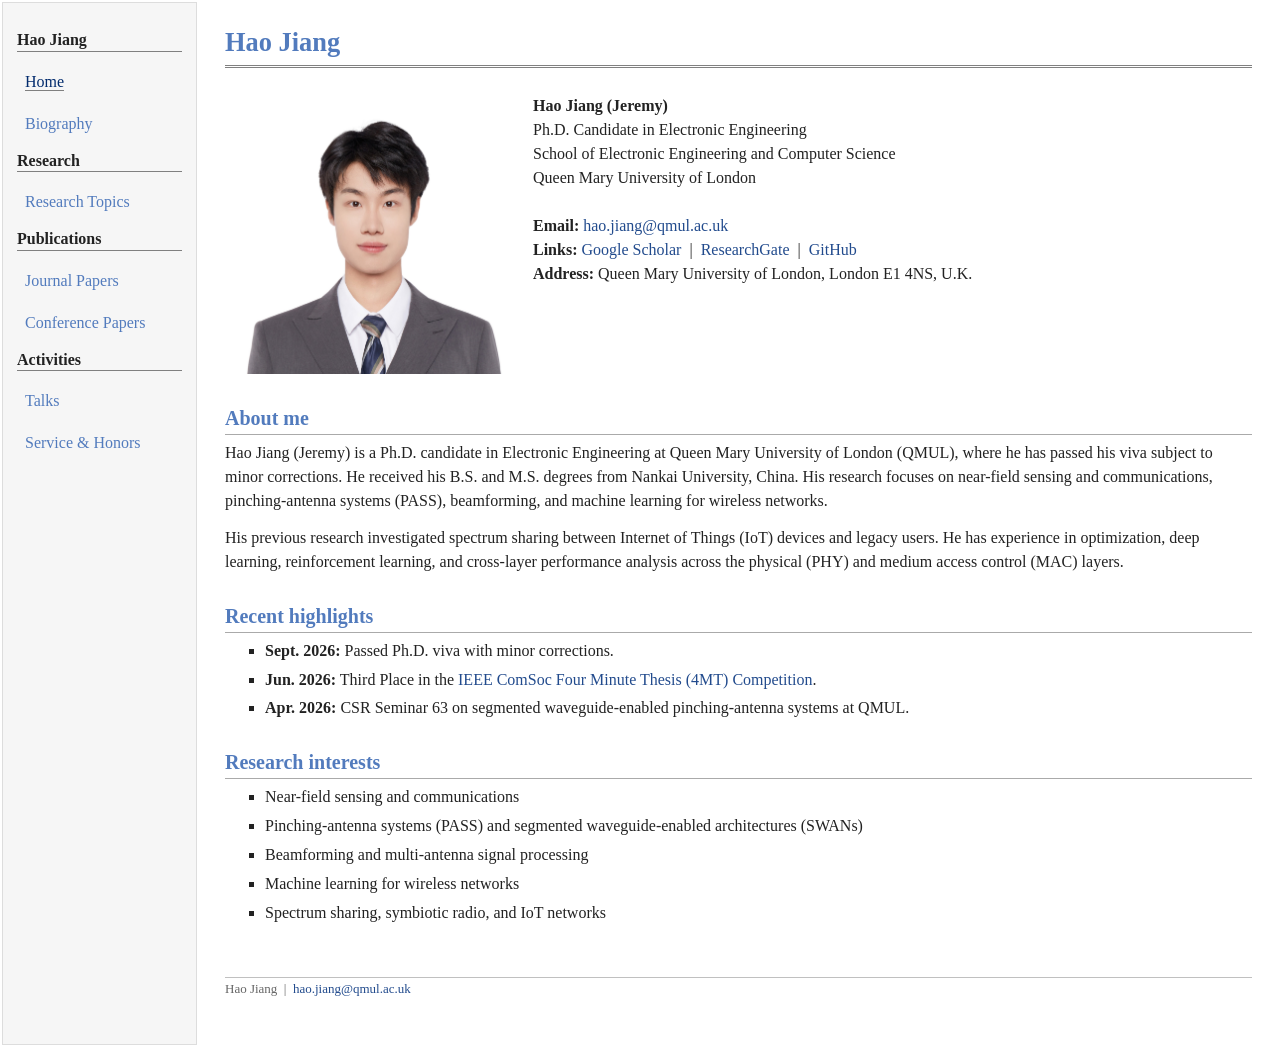
<file: index.html>
<!DOCTYPE html>
<html lang="en">
<head>
<meta charset="utf-8"/>
<meta name="viewport" content="width=device-width, initial-scale=1"/>
<meta name="description" content="Hao Jiang: near-field sensing and communications, pinching-antenna systems, beamforming, and machine learning for wireless networks."/>
<link href="./jemdoc.css" rel="stylesheet" type="text/css"/>
<title>Hao Jiang</title>
</head>
<body>
<a class="skip-link" href="#layout-content">Skip to content</a>
<table id="tlayout" summary="Table for page layout.">
<tbody>
<tr valign="top">
<td id="layout-menu" role="navigation" aria-label="Main navigation">
<div class="menu-category">Hao Jiang</div>
<br/>
<div class="menu-item"><a class="current" aria-current="page" href="./index.html">Home</a></div>
<br/>
<div class="menu-item"><a href="./bio.html">Biography</a></div>
<div class="menu-category">Research</div>
<br/>
<div class="menu-item"><a href="./research.html">Research Topics</a></div>
<div class="menu-category">Publications</div>
<br/>
<div class="menu-item"><a href="./journal.html">Journal Papers</a></div>
<br/>
<div class="menu-item"><a href="./conf.html">Conference Papers</a></div>
<div class="menu-category">Activities</div>
<br/>
<div class="menu-item"><a href="./talks.html">Talks</a></div>
<br/>
<div class="menu-item"><a href="./service.html">Service &amp; Honors</a></div>
<br/>
</td>

<td id="layout-content" role="main" tabindex="-1">
<div id="toptitle"><h1>Hao Jiang</h1></div>

<table class="imgtable">
<tr>
<td><img class="profile-photo" alt="Hao Jiang" src="Hao_Jiang.jpg"/></td>
<td>
<p><b>Hao Jiang (Jeremy)</b><br/>
Ph.D. Candidate in Electronic Engineering<br/>
School of Electronic Engineering and Computer Science<br/>
Queen Mary University of London<br/><br/>
<b>Email:</b> <a href="mailto:hao.jiang@qmul.ac.uk">hao.jiang@qmul.ac.uk</a><br/>
<b>Links:</b> <a href="https://scholar.google.com/citations?user=AjKYZ1kAAAAJ&amp;hl=en">Google Scholar</a> &nbsp;|&nbsp;
<a href="https://www.researchgate.net/profile/Hao-Jiang-161?ev=hdr_xprf">ResearchGate</a> &nbsp;|&nbsp;
<a href="https://github.com/Dr-Evil-Jiang">GitHub</a><br/>
<b>Address:</b> Queen Mary University of London, London E1 4NS, U.K.
</p>
</td>
</tr>
</table>

<h2>About me</h2>
<p>Hao Jiang (Jeremy) is a Ph.D. candidate in Electronic Engineering at Queen Mary University of London (QMUL), where he has passed his viva subject to minor corrections. He received his B.S. and M.S. degrees from Nankai University, China. His research focuses on near-field sensing and communications, pinching-antenna systems (PASS), beamforming, and machine learning for wireless networks.</p>
<p>His previous research investigated spectrum sharing between Internet of Things (IoT) devices and legacy users. He has experience in optimization, deep learning, reinforcement learning, and cross-layer performance analysis across the physical (PHY) and medium access control (MAC) layers.</p>

<h2>Recent highlights</h2>
<ul>
<li><p><b>Sept. 2026:</b> Passed Ph.D. viva with minor corrections.</p></li>
<li><p><b>Jun. 2026:</b> Third Place in the <a href="https://www.comsoc.org/education-training/ieee-comsoc-four-minute-thesis-4mt-competition/winners">IEEE ComSoc Four Minute Thesis (4MT) Competition</a>.</p></li>
<li><p><b>Apr. 2026:</b> CSR Seminar 63 on segmented waveguide-enabled pinching-antenna systems at QMUL.</p></li>
</ul>

<h2>Research interests</h2>
<ul>
<li><p>Near-field sensing and communications</p></li>
<li><p>Pinching-antenna systems (PASS) and segmented waveguide-enabled architectures (SWANs)</p></li>
<li><p>Beamforming and multi-antenna signal processing</p></li>
<li><p>Machine learning for wireless networks</p></li>
<li><p>Spectrum sharing, symbiotic radio, and IoT networks</p></li>
</ul>

<div id="footer"><p>Hao Jiang &nbsp;|&nbsp; <a href="mailto:hao.jiang@qmul.ac.uk">hao.jiang@qmul.ac.uk</a></p></div>
</td>
</tr>
</tbody>
</table>
</body>
</html>
</file>
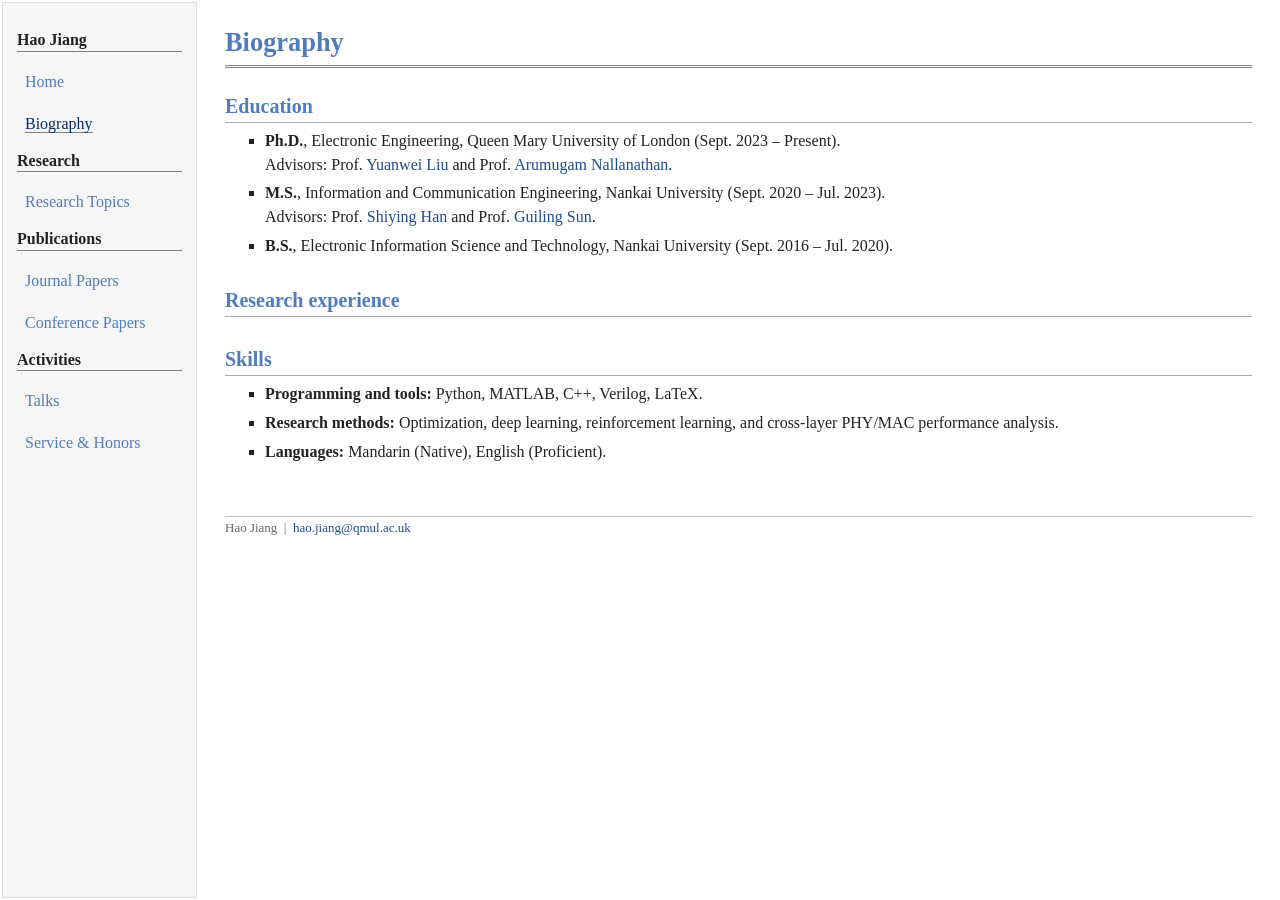
<file: bio.html>
<!DOCTYPE html>
<html lang="en">
<head>
<meta charset="utf-8"/>
<meta name="viewport" content="width=device-width, initial-scale=1"/>
<meta name="description" content="Education, research experience, and skills of Hao Jiang at Queen Mary University of London."/>
<link href="./jemdoc.css" rel="stylesheet" type="text/css"/>
<title>Biography</title>
</head>

<body>
<a class="skip-link" href="#layout-content">Skip to content</a>
<table id="tlayout" summary="Table for page layout.">
<tbody>
<tr valign="top">
<td id="layout-menu" role="navigation" aria-label="Main navigation">
<div class="menu-category">Hao Jiang</div>
<br/>
<div class="menu-item"><a href="./index.html">Home</a></div>
<br/>
<div class="menu-item"><a class="current" aria-current="page" href="./bio.html">Biography</a></div>

<div class="menu-category">Research</div>
<br/>
<div class="menu-item"><a href="./research.html">Research Topics</a></div>

<div class="menu-category">Publications</div>
<br/>
<div class="menu-item"><a href="./journal.html">Journal Papers</a></div>
<br/>
<div class="menu-item"><a href="./conf.html">Conference Papers</a></div>

<div class="menu-category">Activities</div>
<br/>
<div class="menu-item"><a href="./talks.html">Talks</a></div>
<br/>
<div class="menu-item"><a href="./service.html">Service &amp; Honors</a></div>
<br/>
</td>

<td id="layout-content" role="main" tabindex="-1">
<div id="toptitle"><h1>Biography</h1></div>

<h2>Education</h2>
<ul>
<li><p><b>Ph.D.</b>, Electronic Engineering, Queen Mary University of London (Sept. 2023 &ndash; Present).<br/>
Advisors: Prof. <a href="https://www.eee.hku.hk/~yuanwei/">Yuanwei Liu</a> and Prof. <a href="https://www.eecs.qmul.ac.uk/~nalla/">Arumugam Nallanathan</a>.</p></li>
<li><p><b>M.S.</b>, Information and Communication Engineering, Nankai University (Sept. 2020 &ndash; Jul. 2023).<br/>
Advisors: Prof. <a href="https://ceoeng.nankai.edu.cn/Faculty/Department_of_Communications_Engineering/Shiying_Han.htm">Shiying Han</a> and Prof. <a href="https://ceoeng.nankai.edu.cn/Faculty/Department_of_Electronic_Information_Engineering/Guiling_Sun.htm">Guiling Sun</a>.</p></li>
<li><p><b>B.S.</b>, Electronic Information Science and Technology, Nankai University (Sept. 2016 &ndash; Jul. 2020).</p></li>
</ul>

<h2>Research experience</h2>

<h2>Skills</h2>
<ul>
<li><p><b>Programming and tools:</b> Python, MATLAB, C++, Verilog, LaTeX.</p></li>
<li><p><b>Research methods:</b> Optimization, deep learning, reinforcement learning, and cross-layer PHY/MAC performance analysis.</p></li>
<li><p><b>Languages:</b> Mandarin (Native), English (Proficient).</p></li>
</ul>
<div id="footer"><p>Hao Jiang &nbsp;|&nbsp; <a href="mailto:hao.jiang@qmul.ac.uk">hao.jiang@qmul.ac.uk</a></p></div>
</td>
</tr>
</tbody>
</table>
</body>
</html>
</file>
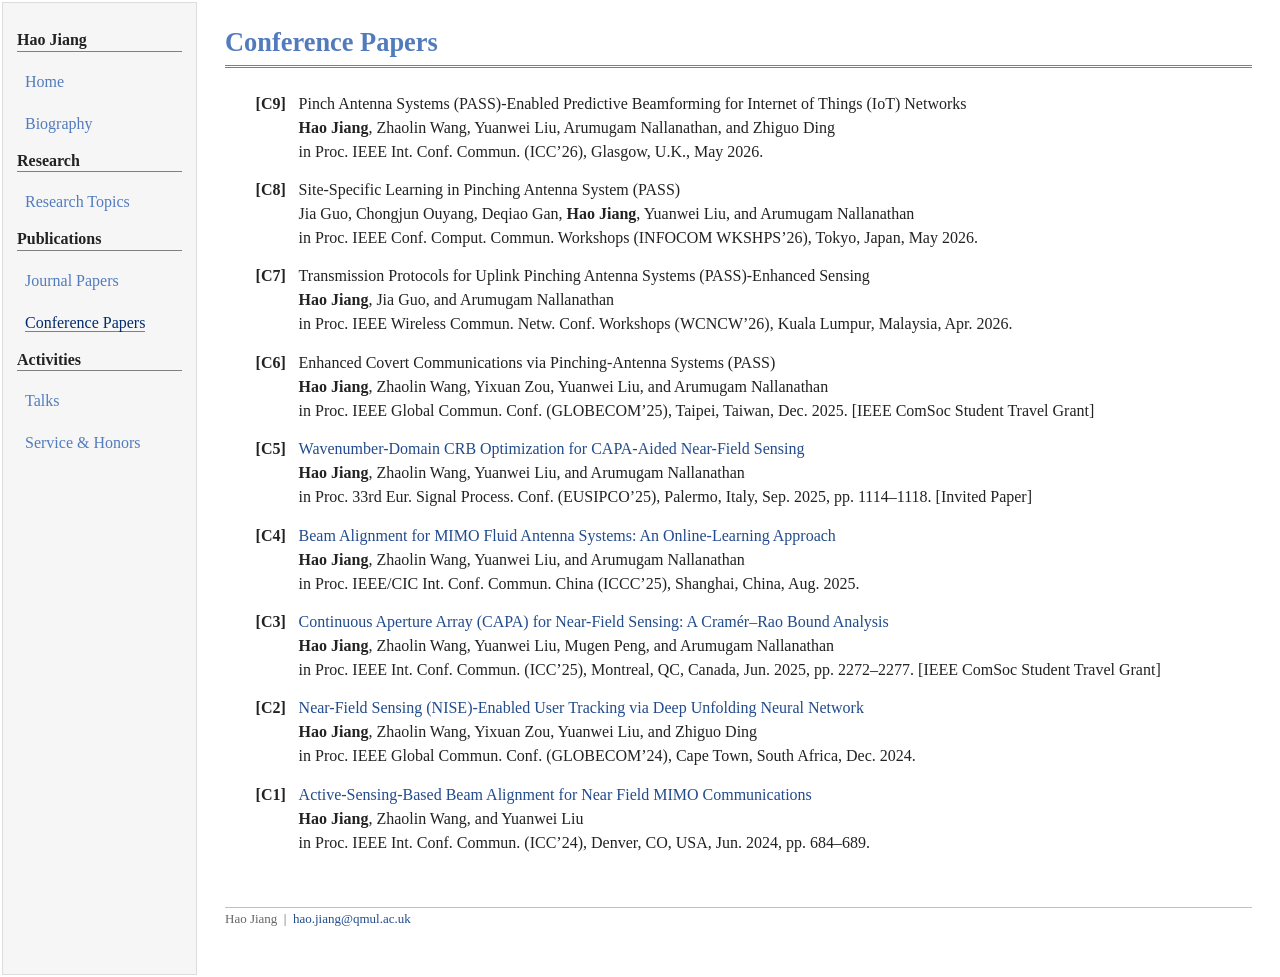
<file: conf.html>
<!DOCTYPE html>
<html lang="en">
<head>
<meta charset="utf-8"/>
<meta name="viewport" content="width=device-width, initial-scale=1"/>
<meta name="description" content="Conference publications by Hao Jiang."/>
<link href="./jemdoc.css" rel="stylesheet" type="text/css"/>

<title>Conference Papers</title>
</head>

<body>
<a class="skip-link" href="#layout-content">Skip to content</a>
<table id="tlayout" summary="Table for page layout.">
<tbody>
<tr valign="top">
<td id="layout-menu" role="navigation" aria-label="Main navigation">
<div class="menu-category">Hao Jiang</div>
<br/>
<div class="menu-item"><a href="./index.html">Home</a></div>
<br/>
<div class="menu-item"><a href="./bio.html">Biography</a></div>

<div class="menu-category">Research</div>
<br/>
<div class="menu-item"><a href="./research.html">Research Topics</a></div>

<div class="menu-category">Publications</div>
<br/>
<div class="menu-item"><a href="./journal.html">Journal Papers</a></div>
<br/>
<div class="menu-item"><a class="current" aria-current="page" href="./conf.html">Conference Papers</a></div>

<div class="menu-category">Activities</div>
<br/>
<div class="menu-item"><a href="./talks.html">Talks</a></div>
<br/>
<div class="menu-item"><a href="./service.html">Service &amp; Honors</a></div>
<br/>
</td>

<td id="layout-content" role="main" tabindex="-1">
<div id="toptitle">
<h1>Conference Papers</h1>
</div>

<div class="pub">
  <span class="tag">[C9]</span>
  <div class="entry">
    <p>
      Pinch Antenna Systems (PASS)-Enabled Predictive Beamforming for Internet of Things (IoT) Networks<br/>
      <b>Hao Jiang</b>, Zhaolin Wang, Yuanwei Liu, Arumugam Nallanathan, and Zhiguo Ding<br/>
      in Proc. IEEE Int. Conf. Commun. (ICC’26), Glasgow, U.K., May 2026.
    </p>
  </div>
</div>

<div class="pub">
  <span class="tag">[C8]</span>
  <div class="entry">
    <p>
      Site-Specific Learning in Pinching Antenna System (PASS)<br/>
      Jia Guo, Chongjun Ouyang, Deqiao Gan, <b>Hao Jiang</b>, Yuanwei Liu, and Arumugam Nallanathan<br/>
      in Proc. IEEE Conf. Comput. Commun. Workshops (INFOCOM WKSHPS’26), Tokyo, Japan, May 2026.
    </p>
  </div>
</div>

<div class="pub">
  <span class="tag">[C7]</span>
  <div class="entry">
    <p>
      Transmission Protocols for Uplink Pinching Antenna Systems (PASS)-Enhanced Sensing<br/>
      <b>Hao Jiang</b>, Jia Guo, and Arumugam Nallanathan<br/>
      in Proc. IEEE Wireless Commun. Netw. Conf. Workshops (WCNCW’26), Kuala Lumpur, Malaysia, Apr. 2026.
    </p>
  </div>
</div>

<div class="pub">
  <span class="tag">[C6]</span>
  <div class="entry">
    <p>
      Enhanced Covert Communications via Pinching-Antenna Systems (PASS)<br/>
      <b>Hao Jiang</b>, Zhaolin Wang, Yixuan Zou, Yuanwei Liu, and Arumugam Nallanathan<br/>
      in Proc. IEEE Global Commun. Conf. (GLOBECOM’25), Taipei, Taiwan, Dec. 2025. [IEEE ComSoc Student Travel Grant]
    </p>
  </div>
</div>

<div class="pub">
  <span class="tag">[C5]</span>
  <div class="entry">
    <p>
      <a href="https://ieeexplore.ieee.org/document/11226597">Wavenumber-Domain CRB Optimization for CAPA-Aided Near-Field Sensing</a><br/>
      <b>Hao Jiang</b>, Zhaolin Wang, Yuanwei Liu, and Arumugam Nallanathan<br/>
      in Proc. 33rd Eur. Signal Process. Conf. (EUSIPCO’25), Palermo, Italy, Sep. 2025, pp. 1114–1118. [Invited Paper]
    </p>
  </div>
</div>

<div class="pub">
  <span class="tag">[C4]</span>
  <div class="entry">
    <p>
      <a href="https://ieeexplore.ieee.org/document/11149290">Beam Alignment for MIMO Fluid Antenna Systems: An Online-Learning Approach</a><br/>
      <b>Hao Jiang</b>, Zhaolin Wang, Yuanwei Liu, and Arumugam Nallanathan<br/>
      in Proc. IEEE/CIC Int. Conf. Commun. China (ICCC’25), Shanghai, China, Aug. 2025.
    </p>
  </div>
</div>

<div class="pub">
  <span class="tag">[C3]</span>
  <div class="entry">
    <p>
      <a href="https://ieeexplore.ieee.org/document/11161420">Continuous Aperture Array (CAPA) for Near-Field Sensing: A Cramér–Rao Bound Analysis</a><br/>
      <b>Hao Jiang</b>, Zhaolin Wang, Yuanwei Liu, Mugen Peng, and Arumugam Nallanathan<br/>
      in Proc. IEEE Int. Conf. Commun. (ICC’25), Montreal, QC, Canada, Jun. 2025, pp. 2272–2277. [IEEE ComSoc Student Travel Grant]
    </p>
  </div>
</div>

<div class="pub">
  <span class="tag">[C2]</span>
  <div class="entry">
    <p>
      <a href="https://ieeexplore.ieee.org/document/10901524">Near-Field Sensing (NISE)-Enabled User Tracking via Deep Unfolding Neural Network</a><br/>
      <b>Hao Jiang</b>, Zhaolin Wang, Yixuan Zou, Yuanwei Liu, and Zhiguo Ding<br/>
      in Proc. IEEE Global Commun. Conf. (GLOBECOM’24), Cape Town, South Africa, Dec. 2024.
    </p>
  </div>
</div>

<div class="pub">
  <span class="tag">[C1]</span>
  <div class="entry">
    <p>
      <a href="https://ieeexplore.ieee.org/document/10622539">Active-Sensing-Based Beam Alignment for Near Field MIMO Communications</a><br/>
      <b>Hao Jiang</b>, Zhaolin Wang, and Yuanwei Liu<br/>
      in Proc. IEEE Int. Conf. Commun. (ICC’24), Denver, CO, USA, Jun. 2024, pp. 684–689.
    </p>
  </div>
</div>


<div id="footer"><p>Hao Jiang &nbsp;|&nbsp; <a href="mailto:hao.jiang@qmul.ac.uk">hao.jiang@qmul.ac.uk</a></p></div>
</td>
</tr>
</tbody>
</table>
</body>
</html>
</file>
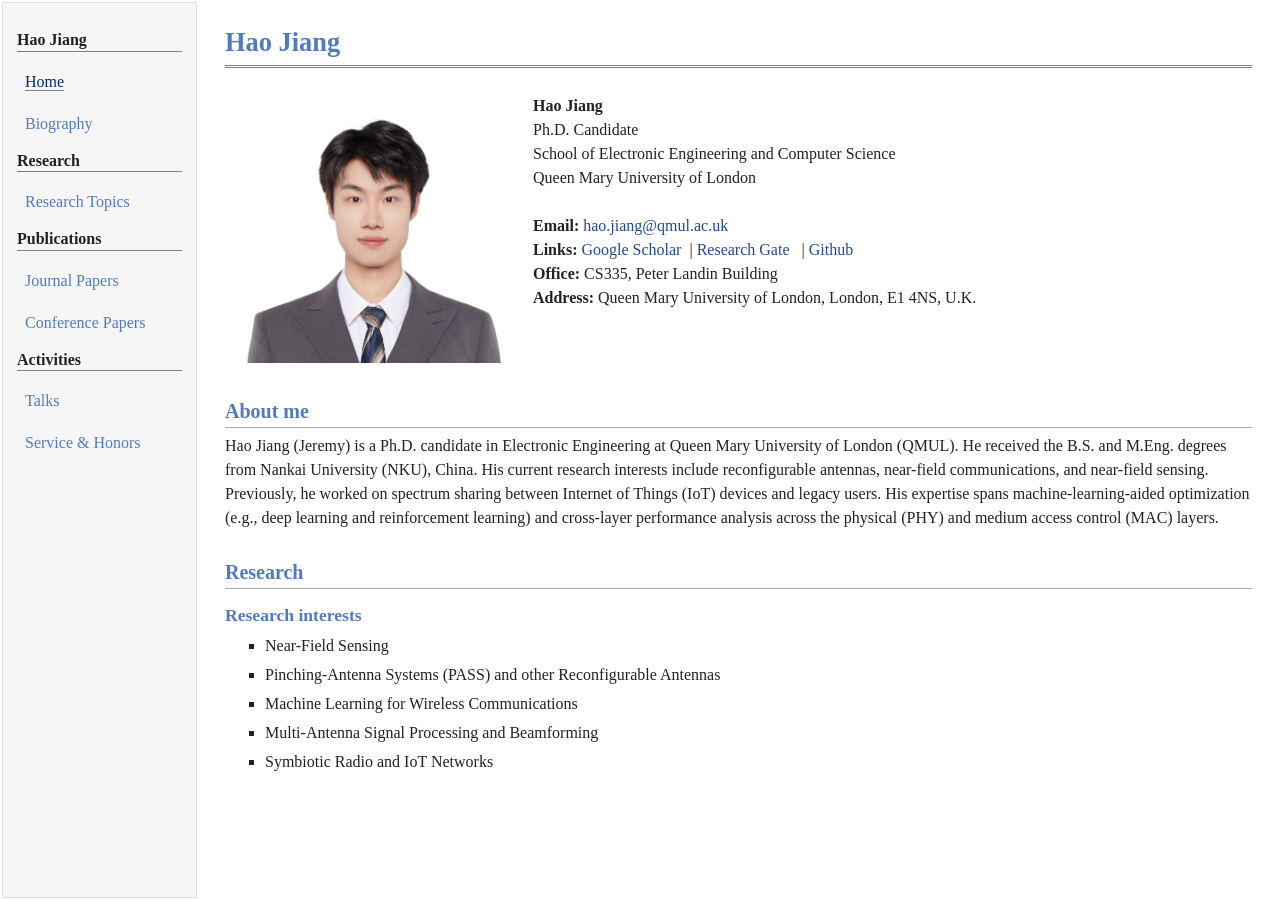
<file: index copy.html>
<!DOCTYPE html PUBLIC "-//W3C//DTD XHTML 1.1//EN" "http://www.w3.org/TR/xhtml11/DTD/xhtml11.dtd">
<html xml:lang="en" xmlns="http://www.w3.org/1999/xhtml">
<head>
<meta content="jemdoc, see http://jemdoc.jaboc.net/" name="generator"/>
<meta content="text/html; charset=utf-8" http-equiv="Content-Type"/>
<link href="./jemdoc.css" rel="stylesheet" type="text/css"/>
<style>
</style>
<title>Hao Jiang</title>
</head>
<body>
<table id="tlayout" summary="Table for page layout.">
<tbody>
<tr valign="top">
<td id="layout-menu">
<div class="menu-category">Hao Jiang</div>
<br/>
<div class="menu-item"><a class="current" href="./index.html">Home</a></div>
<br/>
<div class="menu-item"><a href="./bio.html">Biography</a></div>
<div class="menu-category">Research</div>
<br/>
<div class="menu-item"><a href="./research.html">Research Topics</a></div>
<div class="menu-category">Publications</div>
<br/>
<div class="menu-item"><a href="./journal.html">Journal Papers</a></div>
<br/>
<div class="menu-item"><a href="./conf.html">Conference Papers</a></div>
<div class="menu-category">Activities</div>
<br/>
<div class="menu-item"><a href="./talks.html">Talks</a></div>
<br/>
<div class="menu-item"><a href="./service.html">Service &amp; Honors</a></div>
<br/>
</td>

<td id="layout-content">
<div id="toptitle">
<h1>Hao Jiang</h1>
</div>

<table class="imgtable">
<tr>
<td>
<img alt="photo" height="269px" src="Hao_Jiang.jpg" width="280px"/>
</td>
<td align="left">
<p><b>Hao Jiang</b><br/>
Ph.D. Candidate<br/>
School of Electronic Engineering and Computer Science<br/>
Queen Mary University of London<br/><br/>
<b>Email:</b> <a href="mailto:hao.jiang@qmul.ac.uk">hao.jiang@qmul.ac.uk</a><br/>
<b>Links:</b> <a href="https://scholar.google.com/citations?user=AjKYZ1kAAAAJ&hl=en">Google Scholar</a> &nbsp;| <a href="https://www.researchgate.net/profile/Hao-Jiang-161?ev=hdr_xprf">Research Gate</a> &nbsp; | <a href="https://github.com/Dr-Evil-Jiang">Github</a> &nbsp;<br/>
<b>Office:</b> CS335, Peter Landin Building<br/>
<b>Address:</b> Queen Mary University of London, London, E1 4NS, U.K.<br/>
</p>
</td>
</tr>
</table>

<h2>About me</h2>
<p>
    Hao Jiang (Jeremy) is a Ph.D. candidate in Electronic Engineering at Queen Mary University of London (QMUL). He received the B.S. and M.Eng. degrees from Nankai University (NKU), China. His current research interests include reconfigurable antennas, near-field communications, and near-field sensing. Previously, he worked on spectrum sharing between Internet of Things (IoT) devices and legacy users. His expertise spans machine-learning-aided optimization (e.g., deep learning and reinforcement learning) and cross-layer performance analysis across the physical (PHY) and medium access control (MAC) layers.
</p>

<h2>Research</h2>
<h3>Research interests</h3>
<ul>
<li><p>Near-Field Sensing </p></li>
<li><p>Pinching-Antenna Systems (PASS) and other Reconfigurable Antennas </p></li>
<li><p>Machine Learning for Wireless Communications</p></li>
<li><p>Multi-Antenna Signal Processing and Beamforming</p></li>
<li><p>Symbiotic Radio and IoT Networks</p></li>
</ul>

</td>
</tr>
</tbody>
</table>
</body>
</html>
</file>
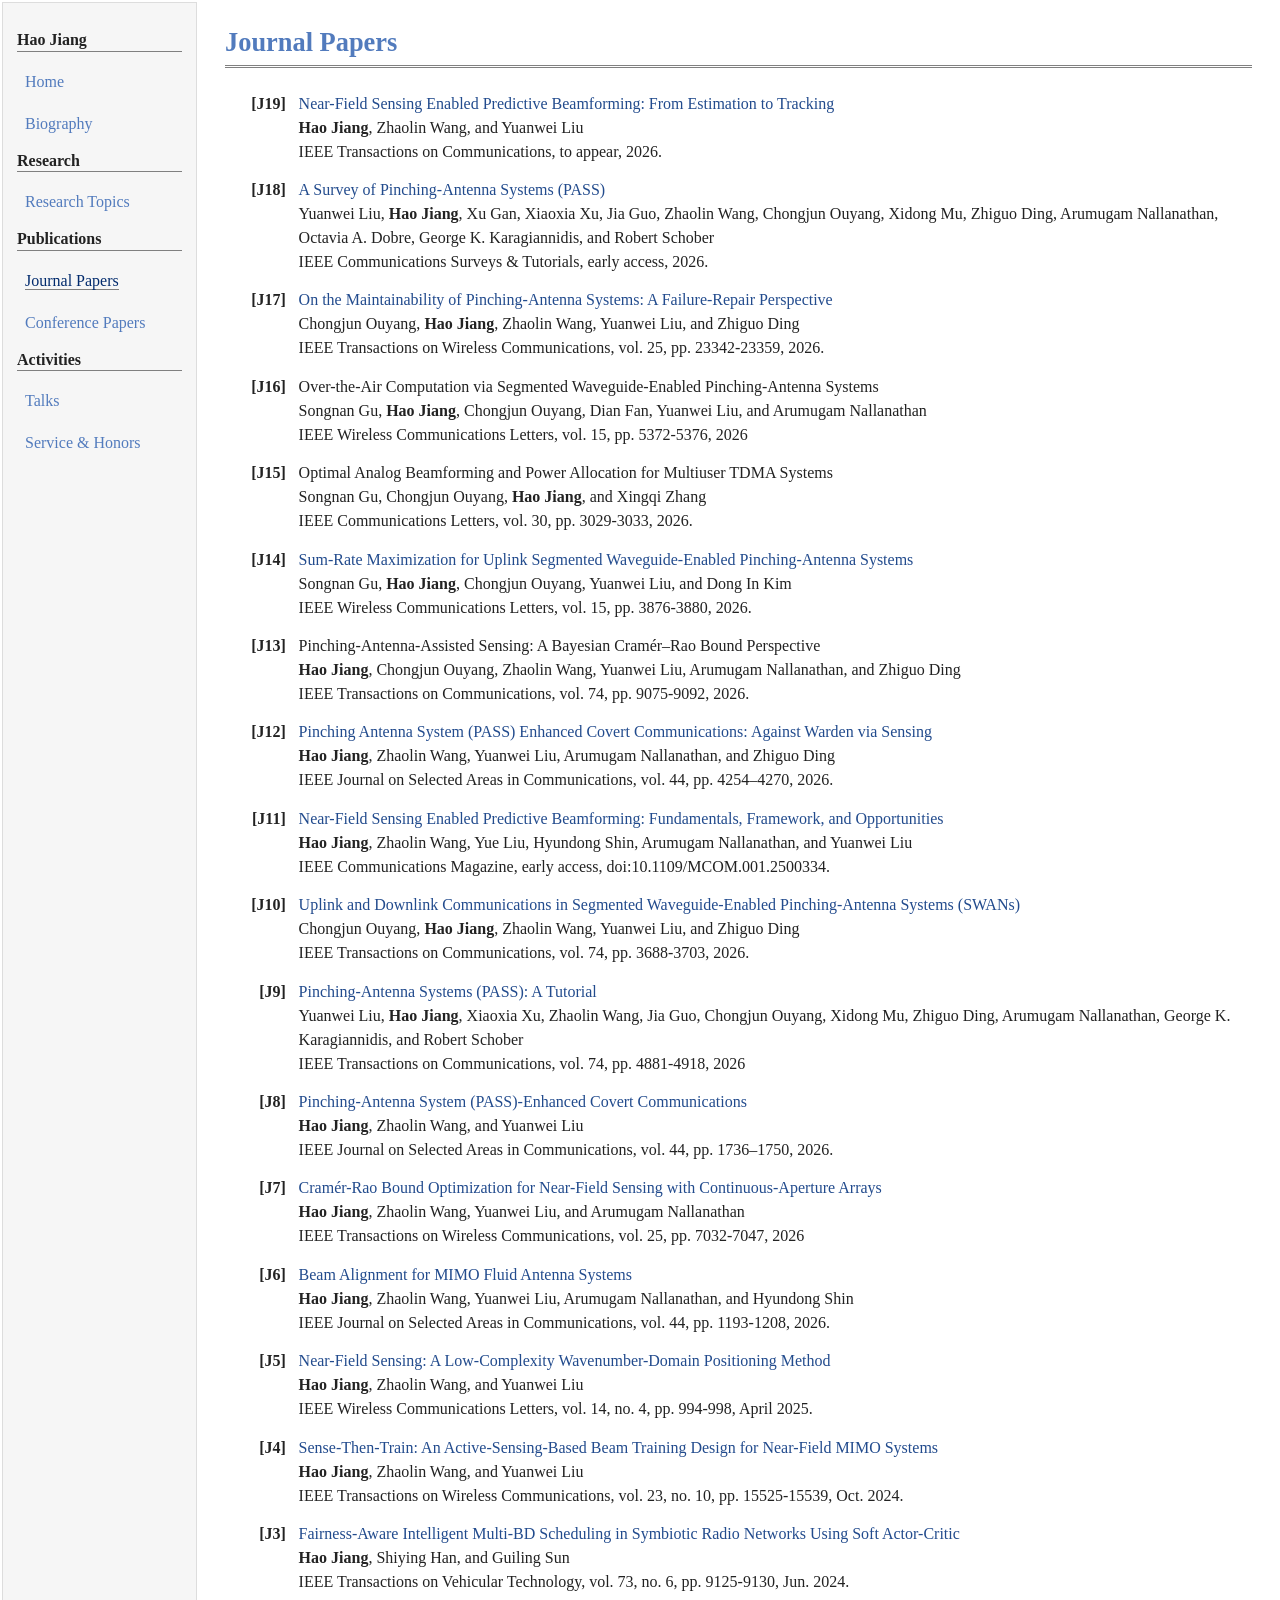
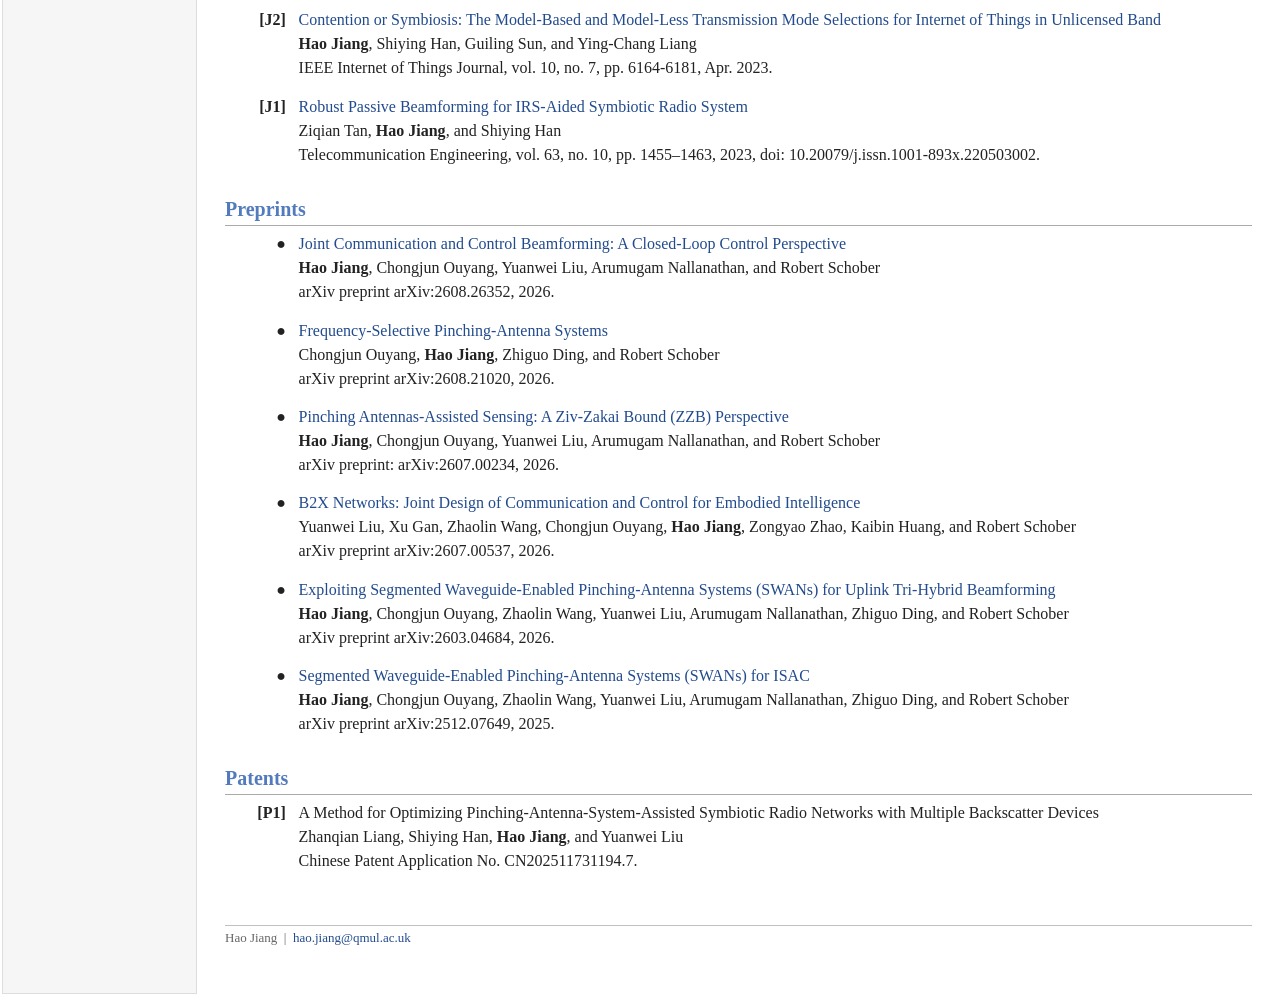
<file: journal.html>
<!DOCTYPE html>
<html lang="en">
<head>
<meta charset="utf-8"/>
<meta name="viewport" content="width=device-width, initial-scale=1"/>
<meta name="description" content="Journal articles, preprints, and a patent application by Hao Jiang."/>
<link href="./jemdoc.css" rel="stylesheet" type="text/css"/>

<title>Journal Papers</title>
</head>

<body>
<a class="skip-link" href="#layout-content">Skip to content</a>
<table id="tlayout" summary="Table for page layout.">
<tbody>
<tr valign="top">
<td id="layout-menu" role="navigation" aria-label="Main navigation">
<div class="menu-category">Hao Jiang</div>
<br/>
<div class="menu-item"><a href="./index.html">Home</a></div>
<br/>
<div class="menu-item"><a href="./bio.html">Biography</a></div>

<div class="menu-category">Research</div>
<br/>
<div class="menu-item"><a href="./research.html">Research Topics</a></div>

<div class="menu-category">Publications</div>
<br/>
<div class="menu-item"><a class="current" aria-current="page" href="./journal.html">Journal Papers</a></div>
<br/>
<div class="menu-item"><a href="./conf.html">Conference Papers</a></div>

<div class="menu-category">Activities</div>
<br/>
<div class="menu-item"><a href="./talks.html">Talks</a></div>
<br/>
<div class="menu-item"><a href="./service.html">Service &amp; Honors</a></div>
<br/>
</td>

<td id="layout-content" role="main" tabindex="-1">
<div id="toptitle">
<h1>Journal Papers</h1>
</div>

<div class="pub">
  <span class="tag">[J19]</span>
  <div class="entry">
    <p>
      <a href="https://arxiv.org/abs/2408.02027">Near-Field Sensing Enabled Predictive Beamforming: From Estimation to Tracking</a><br/>
      <b>Hao Jiang</b>, Zhaolin Wang, and Yuanwei Liu<br/>
      IEEE Transactions on Communications, to appear, 2026.
    </p>
  </div>
</div>

<div class="pub">
  <span class="tag">[J18]</span>
  <div class="entry">
    <p>
      <a href="https://arxiv.org/abs/2601.18927">A Survey of Pinching-Antenna Systems (PASS)</a><br/>
      Yuanwei Liu, <b>Hao Jiang</b>, Xu Gan, Xiaoxia Xu, Jia Guo, Zhaolin Wang, Chongjun Ouyang, Xidong Mu, Zhiguo Ding, Arumugam Nallanathan, Octavia A. Dobre, George K. Karagiannidis, and Robert Schober<br/>
      IEEE Communications Surveys &amp; Tutorials, early access, 2026.
    </p>
  </div>
</div>

<div class="pub">
  <span class="tag">[J17]</span>
  <div class="entry">
    <p>
      <a href="https://arxiv.org/abs/2602.11784">On the Maintainability of Pinching-Antenna Systems: A Failure-Repair Perspective</a><br/>
      Chongjun Ouyang, <b>Hao Jiang</b>, Zhaolin Wang, Yuanwei Liu, and Zhiguo Ding<br/>
      IEEE Transactions on Wireless Communications, vol. 25, pp. 23342-23359, 2026.
    </p>
  </div>
</div>

<div class="pub">
  <span class="tag">[J16]</span>
  <div class="entry">
    <p>
      Over-the-Air Computation via Segmented Waveguide-Enabled Pinching-Antenna Systems<br/>
      Songnan Gu, <b>Hao Jiang</b>, Chongjun Ouyang, Dian Fan, Yuanwei Liu, and Arumugam Nallanathan<br/>
      IEEE Wireless Communications Letters, vol. 15, pp. 5372-5376, 2026
    </p>
  </div>
</div>

<div class="pub">
  <span class="tag">[J15]</span>
  <div class="entry">
    <p>
      Optimal Analog Beamforming and Power Allocation for Multiuser TDMA Systems<br/>
      Songnan Gu, Chongjun Ouyang, <b>Hao Jiang</b>, and Xingqi Zhang<br/>
      IEEE Communications Letters, vol. 30, pp. 3029-3033, 2026.
    </p>
  </div>
</div>

<div class="pub">
  <span class="tag">[J14]</span>
  <div class="entry">
    <p>
      <a href="https://arxiv.org/abs/2512.20246">Sum-Rate Maximization for Uplink Segmented Waveguide-Enabled Pinching-Antenna Systems</a><br/>
      Songnan Gu, <b>Hao Jiang</b>, Chongjun Ouyang, Yuanwei Liu, and Dong In Kim<br/>
      IEEE Wireless Communications Letters, vol. 15, pp. 3876-3880, 2026.
    </p>
  </div>
</div>

<div class="pub">
  <span class="tag">[J13]</span>
  <div class="entry">
    <p>
      Pinching-Antenna-Assisted Sensing: A Bayesian Cramér–Rao Bound Perspective<br/>
      <b>Hao Jiang</b>, Chongjun Ouyang, Zhaolin Wang, Yuanwei Liu, Arumugam Nallanathan, and Zhiguo Ding<br/>
      IEEE Transactions on Communications, vol. 74, pp. 9075-9092, 2026.
    </p>
  </div>
</div>

<div class="pub">
  <span class="tag">[J12]</span>
  <div class="entry">
    <p>
      <a href="https://ieeexplore.ieee.org/document/11426943">Pinching Antenna System (PASS) Enhanced Covert Communications: Against Warden via Sensing</a><br/>
      <b>Hao Jiang</b>, Zhaolin Wang, Yuanwei Liu, Arumugam Nallanathan, and Zhiguo Ding<br/>
      IEEE Journal on Selected Areas in Communications, vol. 44, pp. 4254–4270, 2026.
    </p>
  </div>
</div>

<div class="pub">
  <span class="tag">[J11]</span>
  <div class="entry">
    <p>
      <a href="https://doi.org/10.1109/MCOM.001.2500334">Near-Field Sensing Enabled Predictive Beamforming: Fundamentals, Framework, and Opportunities</a><br/>
      <b>Hao Jiang</b>, Zhaolin Wang, Yue Liu, Hyundong Shin, Arumugam Nallanathan, and Yuanwei Liu<br/>
      IEEE Communications Magazine, early access, doi:10.1109/MCOM.001.2500334.
    </p>
  </div>
</div>

<div class="pub">
  <span class="tag">[J10]</span>
  <div class="entry">
    <p>
      <a href="https://ieeexplore.ieee.org/document/11348983">Uplink and Downlink Communications in Segmented Waveguide-Enabled Pinching-Antenna Systems (SWANs)</a><br/>
      Chongjun Ouyang, <b>Hao Jiang</b>, Zhaolin Wang, Yuanwei Liu, and Zhiguo Ding<br/>
      IEEE Transactions on Communications, vol. 74, pp. 3688-3703, 2026.
    </p>
  </div>
</div>

<div class="pub">
  <span class="tag">[J9]</span>
  <div class="entry">
    <p>
      <a href="https://ieeexplore.ieee.org/document/11364174">Pinching-Antenna Systems (PASS): A Tutorial</a><br/>
      Yuanwei Liu, <b>Hao Jiang</b>, Xiaoxia Xu, Zhaolin Wang, Jia Guo, Chongjun Ouyang, Xidong Mu, Zhiguo Ding, Arumugam Nallanathan, George K. Karagiannidis, and Robert Schober<br/>
      IEEE Transactions on Communications, vol. 74, pp. 4881-4918, 2026
    </p>
  </div>
</div>

<div class="pub">
  <span class="tag">[J8]</span>
  <div class="entry">
    <p>
      <a href="https://ieeexplore.ieee.org/document/11289518">Pinching-Antenna System (PASS)-Enhanced Covert Communications</a><br/>
      <b>Hao Jiang</b>, Zhaolin Wang, and Yuanwei Liu<br/>
      IEEE Journal on Selected Areas in Communications, vol. 44, pp. 1736–1750, 2026.
    </p>
  </div>
</div>

<div class="pub">
  <span class="tag">[J7]</span>
  <div class="entry">
    <p>
      <a href="https://ieeexplore.ieee.org/document/11241087">Cramér-Rao Bound Optimization for Near-Field Sensing with Continuous-Aperture Arrays</a><br/>
      <b>Hao Jiang</b>, Zhaolin Wang, Yuanwei Liu, and Arumugam Nallanathan<br/>
      IEEE Transactions on Wireless Communications, vol. 25, pp. 7032-7047, 2026
    </p>
  </div>
</div>

<div class="pub">
  <span class="tag">[J6]</span>
  <div class="entry">
    <p>
      <a href="https://ieeexplore.ieee.org/document/11193820">Beam Alignment for MIMO Fluid Antenna Systems</a><br/>
      <b>Hao Jiang</b>, Zhaolin Wang, Yuanwei Liu, Arumugam Nallanathan, and Hyundong Shin<br/>
      IEEE Journal on Selected Areas in Communications, vol. 44, pp. 1193-1208, 2026.
    </p>
  </div>
</div>

<div class="pub">
  <span class="tag">[J5]</span>
  <div class="entry">
    <p>
      <a href="https://ieeexplore.ieee.org/document/10841363">Near-Field Sensing: A Low-Complexity Wavenumber-Domain Positioning Method</a><br/>
      <b>Hao Jiang</b>, Zhaolin Wang, and Yuanwei Liu<br/>
      IEEE Wireless Communications Letters, vol. 14, no. 4, pp. 994-998, April 2025.
    </p>
  </div>
</div>

<div class="pub">
  <span class="tag">[J4]</span>
  <div class="entry">
    <p>
      <a href="https://ieeexplore.ieee.org/document/10609801">Sense-Then-Train: An Active-Sensing-Based Beam Training Design for Near-Field MIMO Systems</a><br/>
      <b>Hao Jiang</b>, Zhaolin Wang, and Yuanwei Liu<br/>
      IEEE Transactions on Wireless Communications, vol. 23, no. 10, pp. 15525-15539, Oct. 2024.
    </p>
  </div>
</div>

<div class="pub">
  <span class="tag">[J3]</span>
  <div class="entry">
    <p>
      <a href="https://ieeexplore.ieee.org/document/10415568">Fairness-Aware Intelligent Multi-BD Scheduling in Symbiotic Radio Networks Using Soft Actor-Critic</a><br/>
      <b>Hao Jiang</b>, Shiying Han, and Guiling Sun<br/>
      IEEE Transactions on Vehicular Technology, vol. 73, no. 6, pp. 9125-9130, Jun. 2024.
    </p>
  </div>
</div>

<div class="pub">
  <span class="tag">[J2]</span>
  <div class="entry">
    <p>
      <a href="https://ieeexplore.ieee.org/document/9964069">Contention or Symbiosis: The Model-Based and Model-Less Transmission Mode Selections for Internet of Things in Unlicensed Band</a><br/>
      <b>Hao Jiang</b>, Shiying Han, Guiling Sun, and Ying-Chang Liang<br/>
      IEEE Internet of Things Journal, vol. 10, no. 7, pp. 6164-6181, Apr. 2023.
    </p>
  </div>
</div>

<div class="pub">
  <span class="tag">[J1]</span>
  <div class="entry">
    <p>
      <a href="https://doi.org/10.20079/j.issn.1001-893x.220503002">Robust Passive Beamforming for IRS-Aided Symbiotic Radio System</a><br/>
      Ziqian Tan, <b>Hao Jiang</b>, and Shiying Han<br/>
      Telecommunication Engineering, vol. 63, no. 10, pp. 1455–1463, 2023, doi: 10.20079/j.issn.1001-893x.220503002.
    </p>
  </div>
</div>

<h2>Preprints</h2>

<div class="pub">
  <span class="tag">&#9679;</span>
  <div class="entry">
    <p>
      <a href="https://arxiv.org/abs/2608.26352">Joint Communication and Control Beamforming: A Closed-Loop Control Perspective</a><br/>
      <b>Hao Jiang</b>, Chongjun Ouyang, Yuanwei Liu, Arumugam Nallanathan, and Robert Schober<br/>
      arXiv preprint arXiv:2608.26352, 2026.
    </p>
  </div>
</div>

<div class="pub">
  <span class="tag">&#9679;</span>
  <div class="entry">
    <p>
      <a href="https://arxiv.org/abs/2608.21020">Frequency-Selective Pinching-Antenna Systems</a><br/>
      Chongjun Ouyang, <b>Hao Jiang</b>, Zhiguo Ding, and Robert Schober<br/>
      arXiv preprint arXiv:2608.21020, 2026.
    </p>
  </div>
</div>

<div class="pub">
  <span class="tag">&#9679;</span>
  <div class="entry">
    <p>
      <a href="https://arxiv.org/abs/2607.00234">Pinching Antennas-Assisted Sensing: A Ziv-Zakai Bound (ZZB) Perspective</a><br/>
      <b>Hao Jiang</b>, Chongjun Ouyang, Yuanwei Liu, Arumugam Nallanathan, and Robert Schober<br/>
      arXiv preprint: arXiv:2607.00234, 2026.
    </p>
  </div>
</div>

<div class="pub">
  <span class="tag">&#9679;</span>
  <div class="entry">
    <p>
      <a href="https://arxiv.org/abs/2607.00537">B2X Networks: Joint Design of Communication and Control for Embodied Intelligence</a><br/>
      Yuanwei Liu, Xu Gan, Zhaolin Wang, Chongjun Ouyang, <b>Hao Jiang</b>, Zongyao Zhao, Kaibin Huang, and Robert Schober<br/>
      arXiv preprint arXiv:2607.00537, 2026.
    </p>
  </div>
</div>

<div class="pub">
  <span class="tag">&#9679;</span>
  <div class="entry">
    <p>
      <a href="https://arxiv.org/abs/2603.04684">Exploiting Segmented Waveguide-Enabled Pinching-Antenna Systems (SWANs) for Uplink Tri-Hybrid Beamforming</a><br/>
      <b>Hao Jiang</b>, Chongjun Ouyang, Zhaolin Wang, Yuanwei Liu, Arumugam Nallanathan, Zhiguo Ding, and Robert Schober<br/>
      arXiv preprint arXiv:2603.04684, 2026.
    </p>
  </div>
</div>

<div class="pub">
  <span class="tag">&#9679;</span>
  <div class="entry">
    <p>
      <a href="https://arxiv.org/abs/2512.07649">Segmented Waveguide-Enabled Pinching-Antenna Systems (SWANs) for ISAC</a><br/>
      <b>Hao Jiang</b>, Chongjun Ouyang, Zhaolin Wang, Yuanwei Liu, Arumugam Nallanathan, Zhiguo Ding, and Robert Schober<br/>
      arXiv preprint arXiv:2512.07649, 2025.
    </p>
  </div>
</div>

<h2>Patents</h2>

<div class="pub">
  <span class="tag">[P1]</span>
  <div class="entry">
    <p>
      A Method for Optimizing Pinching-Antenna-System-Assisted Symbiotic Radio Networks with Multiple Backscatter Devices<br/>
      Zhanqian Liang, Shiying Han, <b>Hao Jiang</b>, and Yuanwei Liu<br/>
      Chinese Patent Application No. CN202511731194.7.
    </p>
  </div>
</div>


<div id="footer"><p>Hao Jiang &nbsp;|&nbsp; <a href="mailto:hao.jiang@qmul.ac.uk">hao.jiang@qmul.ac.uk</a></p></div>
</td>
</tr>
</tbody>
</table>
</body>
</html>
</file>
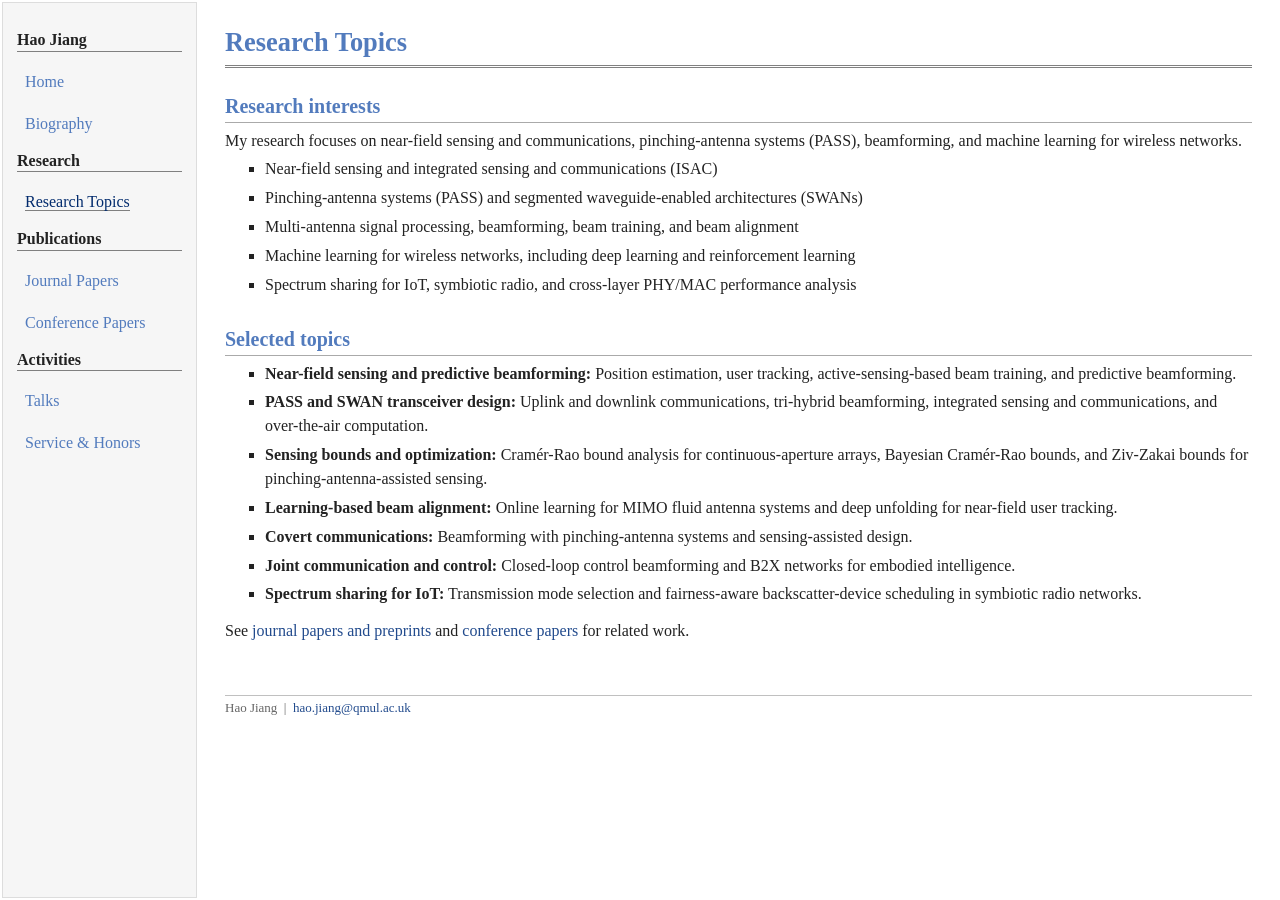
<file: research.html>
<!DOCTYPE html>
<html lang="en">
<head>
<meta charset="utf-8"/>
<meta name="viewport" content="width=device-width, initial-scale=1"/>
<meta name="description" content="Research interests and selected topics of Hao Jiang in wireless communications and sensing."/>
<link href="./jemdoc.css" rel="stylesheet" type="text/css"/>
<title>Research Topics</title>
</head>

<body>
<a class="skip-link" href="#layout-content">Skip to content</a>
<table id="tlayout" summary="Table for page layout.">
<tbody>
<tr valign="top">
<td id="layout-menu" role="navigation" aria-label="Main navigation">
<div class="menu-category">Hao Jiang</div>
<br/>
<div class="menu-item"><a href="./index.html">Home</a></div>
<br/>
<div class="menu-item"><a href="./bio.html">Biography</a></div>

<div class="menu-category">Research</div>
<br/>
<div class="menu-item"><a class="current" aria-current="page" href="./research.html">Research Topics</a></div>

<div class="menu-category">Publications</div>
<br/>
<div class="menu-item"><a href="./journal.html">Journal Papers</a></div>
<br/>
<div class="menu-item"><a href="./conf.html">Conference Papers</a></div>

<div class="menu-category">Activities</div>
<br/>
<div class="menu-item"><a href="./talks.html">Talks</a></div>
<br/>
<div class="menu-item"><a href="./service.html">Service &amp; Honors</a></div>
<br/>
</td>

<td id="layout-content" role="main" tabindex="-1">
<div id="toptitle"><h1>Research Topics</h1></div>

<h2>Research interests</h2>
<p>My research focuses on near-field sensing and communications, pinching-antenna systems (PASS), beamforming, and machine learning for wireless networks.</p>
<ul>
<li><p>Near-field sensing and integrated sensing and communications (ISAC)</p></li>
<li><p>Pinching-antenna systems (PASS) and segmented waveguide-enabled architectures (SWANs)</p></li>
<li><p>Multi-antenna signal processing, beamforming, beam training, and beam alignment</p></li>
<li><p>Machine learning for wireless networks, including deep learning and reinforcement learning</p></li>
<li><p>Spectrum sharing for IoT, symbiotic radio, and cross-layer PHY/MAC performance analysis</p></li>
</ul>

<h2>Selected topics</h2>
<ul>
<li><p><b>Near-field sensing and predictive beamforming:</b> Position estimation, user tracking, active-sensing-based beam training, and predictive beamforming.</p></li>
<li><p><b>PASS and SWAN transceiver design:</b> Uplink and downlink communications, tri-hybrid beamforming, integrated sensing and communications, and over-the-air computation.</p></li>
<li><p><b>Sensing bounds and optimization:</b> Cram&eacute;r-Rao bound analysis for continuous-aperture arrays, Bayesian Cram&eacute;r-Rao bounds, and Ziv-Zakai bounds for pinching-antenna-assisted sensing.</p></li>
<li><p><b>Learning-based beam alignment:</b> Online learning for MIMO fluid antenna systems and deep unfolding for near-field user tracking.</p></li>
<li><p><b>Covert communications:</b> Beamforming with pinching-antenna systems and sensing-assisted design.</p></li>
<li><p><b>Joint communication and control:</b> Closed-loop control beamforming and B2X networks for embodied intelligence.</p></li>
<li><p><b>Spectrum sharing for IoT:</b> Transmission mode selection and fairness-aware backscatter-device scheduling in symbiotic radio networks.</p></li>
</ul>
<p>See <a href="./journal.html">journal papers and preprints</a> and <a href="./conf.html">conference papers</a> for related work.</p>

<div id="footer"><p>Hao Jiang &nbsp;|&nbsp; <a href="mailto:hao.jiang@qmul.ac.uk">hao.jiang@qmul.ac.uk</a></p></div>
</td>
</tr>
</tbody>
</table>
</body>
</html>
</file>
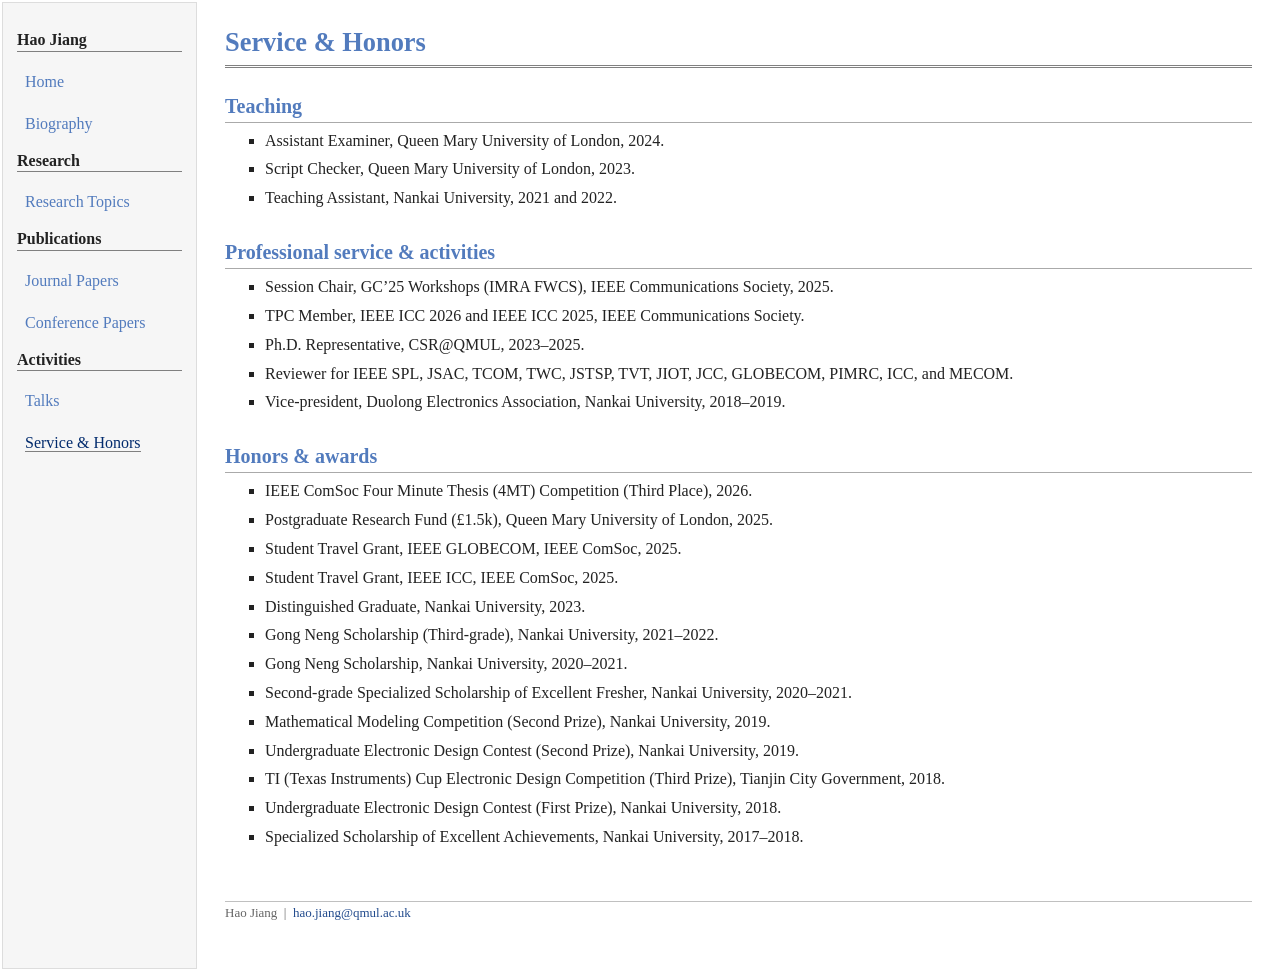
<file: service.html>
<!DOCTYPE html>
<html lang="en">
<head>
<meta charset="utf-8"/>
<meta name="viewport" content="width=device-width, initial-scale=1"/>
<meta name="description" content="Academic service, teaching, honors, and awards of Hao Jiang."/>
<link href="./jemdoc.css" rel="stylesheet" type="text/css"/>
<title>Service &amp; Honors</title>
</head>

<body>
<a class="skip-link" href="#layout-content">Skip to content</a>
<table id="tlayout" summary="Table for page layout.">
<tbody>
<tr valign="top">
<td id="layout-menu" role="navigation" aria-label="Main navigation">
<div class="menu-category">Hao Jiang</div>
<br/>
<div class="menu-item"><a href="./index.html">Home</a></div>
<br/>
<div class="menu-item"><a href="./bio.html">Biography</a></div>

<div class="menu-category">Research</div>
<br/>
<div class="menu-item"><a href="./research.html">Research Topics</a></div>

<div class="menu-category">Publications</div>
<br/>
<div class="menu-item"><a href="./journal.html">Journal Papers</a></div>
<br/>
<div class="menu-item"><a href="./conf.html">Conference Papers</a></div>

<div class="menu-category">Activities</div>
<br/>
<div class="menu-item"><a href="./talks.html">Talks</a></div>
<br/>
<div class="menu-item"><a class="current" aria-current="page" href="./service.html">Service &amp; Honors</a></div>
<br/>
</td>

<td id="layout-content" role="main" tabindex="-1">
<div id="toptitle"><h1>Service &amp; Honors</h1></div>

<h2>Teaching</h2>
<ul>
<li><p>Assistant Examiner, Queen Mary University of London, 2024.</p></li>
<li><p>Script Checker, Queen Mary University of London, 2023.</p></li>
<li><p>Teaching Assistant, Nankai University, 2021 and 2022.</p></li>
</ul>

<h2>Professional service &amp; activities</h2>
<ul>
<li><p>Session Chair, GC&rsquo;25 Workshops (IMRA FWCS), IEEE Communications Society, 2025.</p></li>
<li><p>TPC Member, IEEE ICC 2026 and IEEE ICC 2025, IEEE Communications Society.</p></li>
<li><p>Ph.D. Representative, CSR@QMUL, 2023&ndash;2025.</p></li>
<li><p>Reviewer for IEEE SPL, JSAC, TCOM, TWC, JSTSP, TVT, JIOT, JCC, GLOBECOM, PIMRC, ICC, and MECOM.</p></li>
<li><p>Vice-president, Duolong Electronics Association, Nankai University, 2018&ndash;2019.</p></li>
</ul>

<h2>Honors &amp; awards</h2>
<ul>
<li><p>IEEE ComSoc Four Minute Thesis (4MT) Competition (Third Place), 2026.</p></li>
<li><p>Postgraduate Research Fund (&pound;1.5k), Queen Mary University of London, 2025.</p></li>
<li><p>Student Travel Grant, IEEE GLOBECOM, IEEE ComSoc, 2025.</p></li>
<li><p>Student Travel Grant, IEEE ICC, IEEE ComSoc, 2025.</p></li>
<li><p>Distinguished Graduate, Nankai University, 2023.</p></li>
<li><p>Gong Neng Scholarship (Third-grade), Nankai University, 2021&ndash;2022.</p></li>
<li><p>Gong Neng Scholarship, Nankai University, 2020&ndash;2021.</p></li>
<li><p>Second-grade Specialized Scholarship of Excellent Fresher, Nankai University, 2020&ndash;2021.</p></li>
<li><p>Mathematical Modeling Competition (Second Prize), Nankai University, 2019.</p></li>
<li><p>Undergraduate Electronic Design Contest (Second Prize), Nankai University, 2019.</p></li>
<li><p>TI (Texas Instruments) Cup Electronic Design Competition (Third Prize), Tianjin City Government, 2018.</p></li>
<li><p>Undergraduate Electronic Design Contest (First Prize), Nankai University, 2018.</p></li>
<li><p>Specialized Scholarship of Excellent Achievements, Nankai University, 2017&ndash;2018.</p></li>
</ul>

<div id="footer"><p>Hao Jiang &nbsp;|&nbsp; <a href="mailto:hao.jiang@qmul.ac.uk">hao.jiang@qmul.ac.uk</a></p></div>
</td>
</tr>
</tbody>
</table>
</body>
</html>
</file>
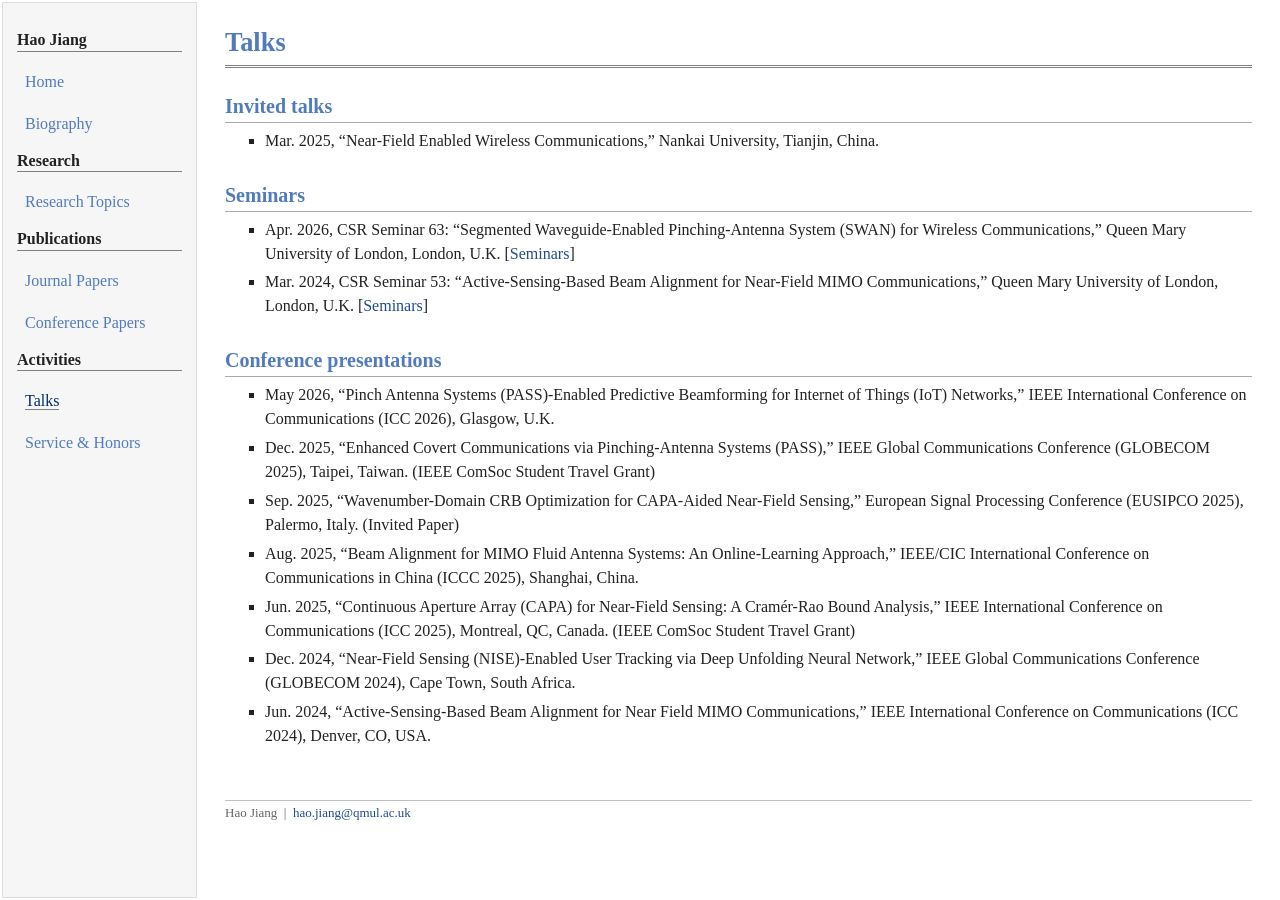
<file: talks.html>
<!DOCTYPE html>
<html lang="en">
<head>
<meta charset="utf-8"/>
<meta name="viewport" content="width=device-width, initial-scale=1"/>
<meta name="description" content="Invited talks, seminars, and conference presentations by Hao Jiang."/>
<link href="./jemdoc.css" rel="stylesheet" type="text/css"/>
<title>Talks</title>
</head>

<body>
<a class="skip-link" href="#layout-content">Skip to content</a>
<table id="tlayout" summary="Table for page layout.">
<tbody>
<tr valign="top">
<td id="layout-menu" role="navigation" aria-label="Main navigation">
<div class="menu-category">Hao Jiang</div>
<br/>
<div class="menu-item"><a href="./index.html">Home</a></div>
<br/>
<div class="menu-item"><a href="./bio.html">Biography</a></div>

<div class="menu-category">Research</div>
<br/>
<div class="menu-item"><a href="./research.html">Research Topics</a></div>

<div class="menu-category">Publications</div>
<br/>
<div class="menu-item"><a href="./journal.html">Journal Papers</a></div>
<br/>
<div class="menu-item"><a href="./conf.html">Conference Papers</a></div>

<div class="menu-category">Activities</div>
<br/>
<div class="menu-item"><a class="current" aria-current="page" href="./talks.html">Talks</a></div>
<br/>
<div class="menu-item"><a href="./service.html">Service &amp; Honors</a></div>
<br/>
</td>

<td id="layout-content" role="main" tabindex="-1">
<div id="toptitle"><h1>Talks</h1></div>

<h2>Invited talks</h2>
<ul>
<li><p>Mar. 2025, &ldquo;Near-Field Enabled Wireless Communications,&rdquo; Nankai University, Tianjin, China.</p></li>
</ul>

<h2>Seminars</h2>
<ul>
<li><p>Apr. 2026, CSR Seminar 63: &ldquo;Segmented Waveguide-Enabled Pinching-Antenna System (SWAN) for Wireless Communications,&rdquo; Queen Mary University of London, London, U.K. [<a href="https://csr.eecs.qmul.ac.uk/seminars/">Seminars</a>]</p></li>
<li><p>Mar. 2024, CSR Seminar 53: &ldquo;Active-Sensing-Based Beam Alignment for Near-Field MIMO Communications,&rdquo; Queen Mary University of London, London, U.K. [<a href="https://csr.eecs.qmul.ac.uk/seminars/">Seminars</a>]</p></li>
</ul>

<h2>Conference presentations</h2>
<ul>
<li><p>May 2026, &ldquo;Pinch Antenna Systems (PASS)-Enabled Predictive Beamforming for Internet of Things (IoT) Networks,&rdquo; IEEE International Conference on Communications (ICC 2026), Glasgow, U.K.</p></li>
<li><p>Dec. 2025, &ldquo;Enhanced Covert Communications via Pinching-Antenna Systems (PASS),&rdquo; IEEE Global Communications Conference (GLOBECOM 2025), Taipei, Taiwan. (IEEE ComSoc Student Travel Grant)</p></li>
<li><p>Sep. 2025, &ldquo;Wavenumber-Domain CRB Optimization for CAPA-Aided Near-Field Sensing,&rdquo; European Signal Processing Conference (EUSIPCO 2025), Palermo, Italy. (Invited Paper)</p></li>
<li><p>Aug. 2025, &ldquo;Beam Alignment for MIMO Fluid Antenna Systems: An Online-Learning Approach,&rdquo; IEEE/CIC International Conference on Communications in China (ICCC 2025), Shanghai, China.</p></li>
<li><p>Jun. 2025, &ldquo;Continuous Aperture Array (CAPA) for Near-Field Sensing: A Cram&eacute;r-Rao Bound Analysis,&rdquo; IEEE International Conference on Communications (ICC 2025), Montreal, QC, Canada. (IEEE ComSoc Student Travel Grant)</p></li>
<li><p>Dec. 2024, &ldquo;Near-Field Sensing (NISE)-Enabled User Tracking via Deep Unfolding Neural Network,&rdquo; IEEE Global Communications Conference (GLOBECOM 2024), Cape Town, South Africa.</p></li>
<li><p>Jun. 2024, &ldquo;Active-Sensing-Based Beam Alignment for Near Field MIMO Communications,&rdquo; IEEE International Conference on Communications (ICC 2024), Denver, CO, USA.</p></li>
</ul>

<div id="footer"><p>Hao Jiang &nbsp;|&nbsp; <a href="mailto:hao.jiang@qmul.ac.uk">hao.jiang@qmul.ac.uk</a></p></div>
</td>
</tr>
</tbody>
</table>
</body>
</html>
</file>
<file: jemdoc.css>
/* Default css file for jemdoc. */

table#tlayout {
    border: none;
    border-collapse: separate;
    background: white;
}

body {
	background: white;
	font-family: Georgia, serif;
	padding-bottom: 8px;
	margin: 0;
}

#layout-menu {
	background: #f6f6f6;
	border: 1px solid #dddddd;
	padding-top: 0.5em;
	padding-left: 8px;
	padding-right: 8px;
	font-size: 1.0em;
	width: auto;
	white-space: nowrap;
    text-align: left;
    vertical-align: top;
}

#layout-menu td {
	background: #f4f4f4;
    vertical-align: top;
}

#layout-content {
	padding-top: 0.0em;
	padding-left: 1.0em;
	padding-right: 1.0em;
    border: none;
    background: white;
    text-align: left;
    vertical-align: top;
}

#layout-menu a {
	line-height: 1.5em;
	margin-left: 0.5em;
}

tt {
    background: #ffffdd;
}

pre, tt {
	font-size: 90%;
	font-family: monaco, monospace;
}

a, a > tt {
	color: #224b8d;
	text-decoration: none;
}

a:hover {
	border-bottom: 1px gray dotted;
}

#layout-menu a.current:link, #layout-menu a.current:visited {
	color: #022b6d;
	border-bottom: 1px gray solid;
}
#layout-menu a:link, #layout-menu a:visited, #layout-menu a:hover {
	color: #527bbd;
	text-decoration: none;
}
#layout-menu a:hover {
	text-decoration: none;
}

div.menu-category {
	border-bottom: 1px solid gray;
	margin-top: 0.8em;
	padding-top: 0.2em;
	padding-bottom: 0.1em;
	font-weight: bold;
}

div.menu-item {
	padding-left: 16px;
	text-indent: -16px;
}

div#toptitle {
	padding-bottom: 0.2em;
	margin-bottom: 1.5em;
	border-bottom: 3px double gray;
}

/* Reduce space if we begin the page with a title. */
div#toptitle + h2, div#toptitle + h3 {
	margin-top: -0.7em;
}

div#subtitle {
	margin-top: 0.0em;
	margin-bottom: 0.0em;
	padding-top: 0em;
	padding-bottom: 0.1em;
}

em {
	font-style: italic;
}

strong {
	font-weight: bold;
}


h1, h2, h3 {
	color: #527bbd;
	margin-top: 0.7em;
	margin-bottom: 0.3em;
	padding-bottom: 0.2em;
	line-height: 1.0;
	padding-top: 0.5em;
	border-bottom: 1px solid #aaaaaa;
}

h1 {
	font-size: 165%;
}

h2 {
	padding-top: 0.8em;
	font-size: 125%;
}

h2 + h3 {
    padding-top: 0.2em;
}

h3 {
	font-size: 110%;
	border-bottom: none;
}

p {
	margin-top: 0.0em;
	margin-bottom: 0.8em;
	padding: 0;
	line-height: 1.3;
}

pre {
	padding: 0;
	margin: 0;
}

div#footer {
	font-size: small;
	border-top: 1px solid #c0c0c0;
	padding-top: 0.1em;
	margin-top: 4.0em;
	color: #c0c0c0;
}

div#footer a {
	color: #80a0b0;
}

div#footer-text {
	float: left;
	padding-bottom: 8px;
}

ul, ol, dl {
	margin-top: 0.2em;
	padding-top: 0;
	margin-bottom: 0.8em;
}

dt {
	margin-top: 0.5em;
	margin-bottom: 0;
}

dl {
	margin-left: 20px;
}

dd {
	color: #222222;
}

dd > *:first-child {
	margin-top: 0;
}

ul {
	list-style-position: outside;
	list-style-type: square;
}

p + ul, p + ol {
	margin-top: -0.5em;
}

li ul, li ol {
	margin-top: -0.3em;
}

ol {
	list-style-position: outside;
	list-style-type: decimal;
}

li p, dd p {
	margin-bottom: 0.3em;
}


ol ol {
	list-style-type: lower-alpha;
}

ol ol ol {
	list-style-type: lower-roman;
}

p + div.codeblock {
	margin-top: -0.6em;
}

div.codeblock, div.infoblock {
	margin-right: 0%;
	margin-top: 1.2em;
	margin-bottom: 1.3em;
}

div.blocktitle {
	font-weight: bold;
	color: #cd7b62;
	margin-top: 1.2em;
	margin-bottom: 0.1em;
}

div.blockcontent {
	border: 1px solid silver;
	padding: 0.3em 0.5em;
}

div.infoblock > div.blockcontent {
	background: #ffffee;
}

div.blockcontent p + ul, div.blockcontent p + ol {
	margin-top: 0.4em;
}

div.infoblock p {
	margin-bottom: 0em;
}

div.infoblock li p, div.infoblock dd p {
	margin-bottom: 0.5em;
}

div.infoblock p + p {
	margin-top: 0.8em;
}

div.codeblock > div.blockcontent {
	background: #f6f6f6;
}

span.pycommand {
	color: #000070;
}

span.statement {
	color: #008800;
}
span.builtin {
	color: #000088;
}
span.special {
	color: #990000;
}
span.operator {
	color: #880000;
}
span.error {
	color: #aa0000;
}
span.comment, span.comment > *, span.string, span.string > * {
	color: #606060;
}

@media print {
	#layout-menu { display: none; }
}

#fwtitle {
	margin: 2px;
}

#fwtitle #toptitle {
	padding-left: 0.5em;
	margin-bottom: 0.5em;
}

#layout-content h1:first-child, #layout-content h2:first-child, #layout-content h3:first-child {
	margin-top: -0.7em;
}

div#toptitle h1, #layout-content div#toptitle h1 {
	margin-bottom: 0.0em;
	padding-bottom: 0.1em;
	padding-top: 0;
	margin-top: 0.5em;
	border-bottom: none;
}

img.eq {
	padding: 0;
	padding-left: 0.1em;
	padding-right: 0.1em;
	margin: 0;
}

img.eqwl {
	padding-left: 2em;
	padding-top: 0.6em;
	padding-bottom: 0.2em;
	margin: 0;
}

table {
    border: 2px solid black;
    border-collapse: collapse;
}

td {
    padding: 2px;
    padding-left: 0.5em;
    padding-right: 0.5em;
    text-align: center;
    border: 1px solid gray;
}

table + table {
    margin-top: 1em;
}

tr.heading {
    font-weight: bold;
    border-bottom: 2px solid black;
}

img {
    border: none;
}

table.imgtable, table.imgtable td {
    border: none;
    text-align: left;
}

html, body { height: 100%; }

table#tlayout { 
    min-height: 100vh;       
    width: 100%;
}

#layout-menu{
    background: #f6f6f6;
    min-height: 100vh;       
    vertical-align: top;
}

/* Publications list (stable typography) */
.pub{
	display: grid;
	grid-template-columns: 3.8em 1fr;   /* use em instead of ch for stability */
	column-gap: 0.8em;
	margin: 0 0 0.9em 0;
	align-items: start;
	font-size: 1em;
	line-height: 1.3;
  }
  
  .pub .tag{
	text-align: right;
	white-space: nowrap;
	font-weight: bold;
  }
  
  .pub .entry{
	min-width: 0; /* critical for grid text wrapping */
  }
  
  .pub .entry p{
	margin: 0;
  }/* Preserve the original jemdoc typography while supporting narrow screens. */
* { box-sizing: border-box; }
body { color: #222; }
table#tlayout { max-width: 1320px; margin: 0 auto; table-layout: fixed; }
#layout-menu { width: 195px; min-height: 0; padding: 12px 14px; }
#layout-content { padding: 12px 26px 36px; overflow-wrap: anywhere; }
#layout-menu .menu-item { white-space: normal; }
p, .pub { line-height: 1.5; }
h1, h2, h3 { line-height: 1.2; }
.profile-photo { width: 280px; max-width: 100%; height: auto; display: block; }
.imgtable { width: 100%; }
.imgtable td { vertical-align: top; }
.imgtable td:first-child { width: 300px; }
.pub { grid-template-columns: 3.8em minmax(0, 1fr); }
.pub .entry { overflow-wrap: anywhere; }
.pub a { font-weight: normal; }
a:focus-visible { outline: 2px solid #224b8d; outline-offset: 3px; }
.skip-link { position: absolute; top: -100px; left: 12px; z-index: 1; padding: 8px; background: white; }
.skip-link:focus { top: 10px; }
div#footer { color: #666; }
div#footer a { color: #224b8d; }

@media (max-width: 800px) {
  table#tlayout, table#tlayout > tbody, table#tlayout > tbody > tr { display: block; width: 100%; }
  table#tlayout { min-height: 0; }
  #layout-menu { display: grid; grid-template-columns: repeat(2, minmax(0, 1fr)); gap: 3px 18px; width: 100%; white-space: normal; border-width: 0 0 1px; }
  #layout-menu > br { display: none; }
  #layout-menu .menu-category { grid-column: 1 / -1; margin-top: 8px; }
  #layout-menu a { display: inline-block; margin-left: 0; padding: 6px 0; }
  #layout-menu .menu-item { padding: 0; text-indent: 0; }
  #layout-content { display: block; width: 100%; padding: 12px 18px 30px; }
  .imgtable, .imgtable > tbody, .imgtable tr, .imgtable td { display: block; width: 100%; }
  .imgtable td { padding: 0; }
  .imgtable td:first-child { width: 100%; margin-bottom: 20px; }
  .profile-photo { width: min(280px, 100%); }
  .pub { grid-template-columns: 3em minmax(0, 1fr); gap: 0.6em; }
}

@media print {
  table#tlayout { display: block; max-width: none; }
  #layout-content { padding: 0; }
  #layout-menu, .skip-link { display: none; }
}
</file>
